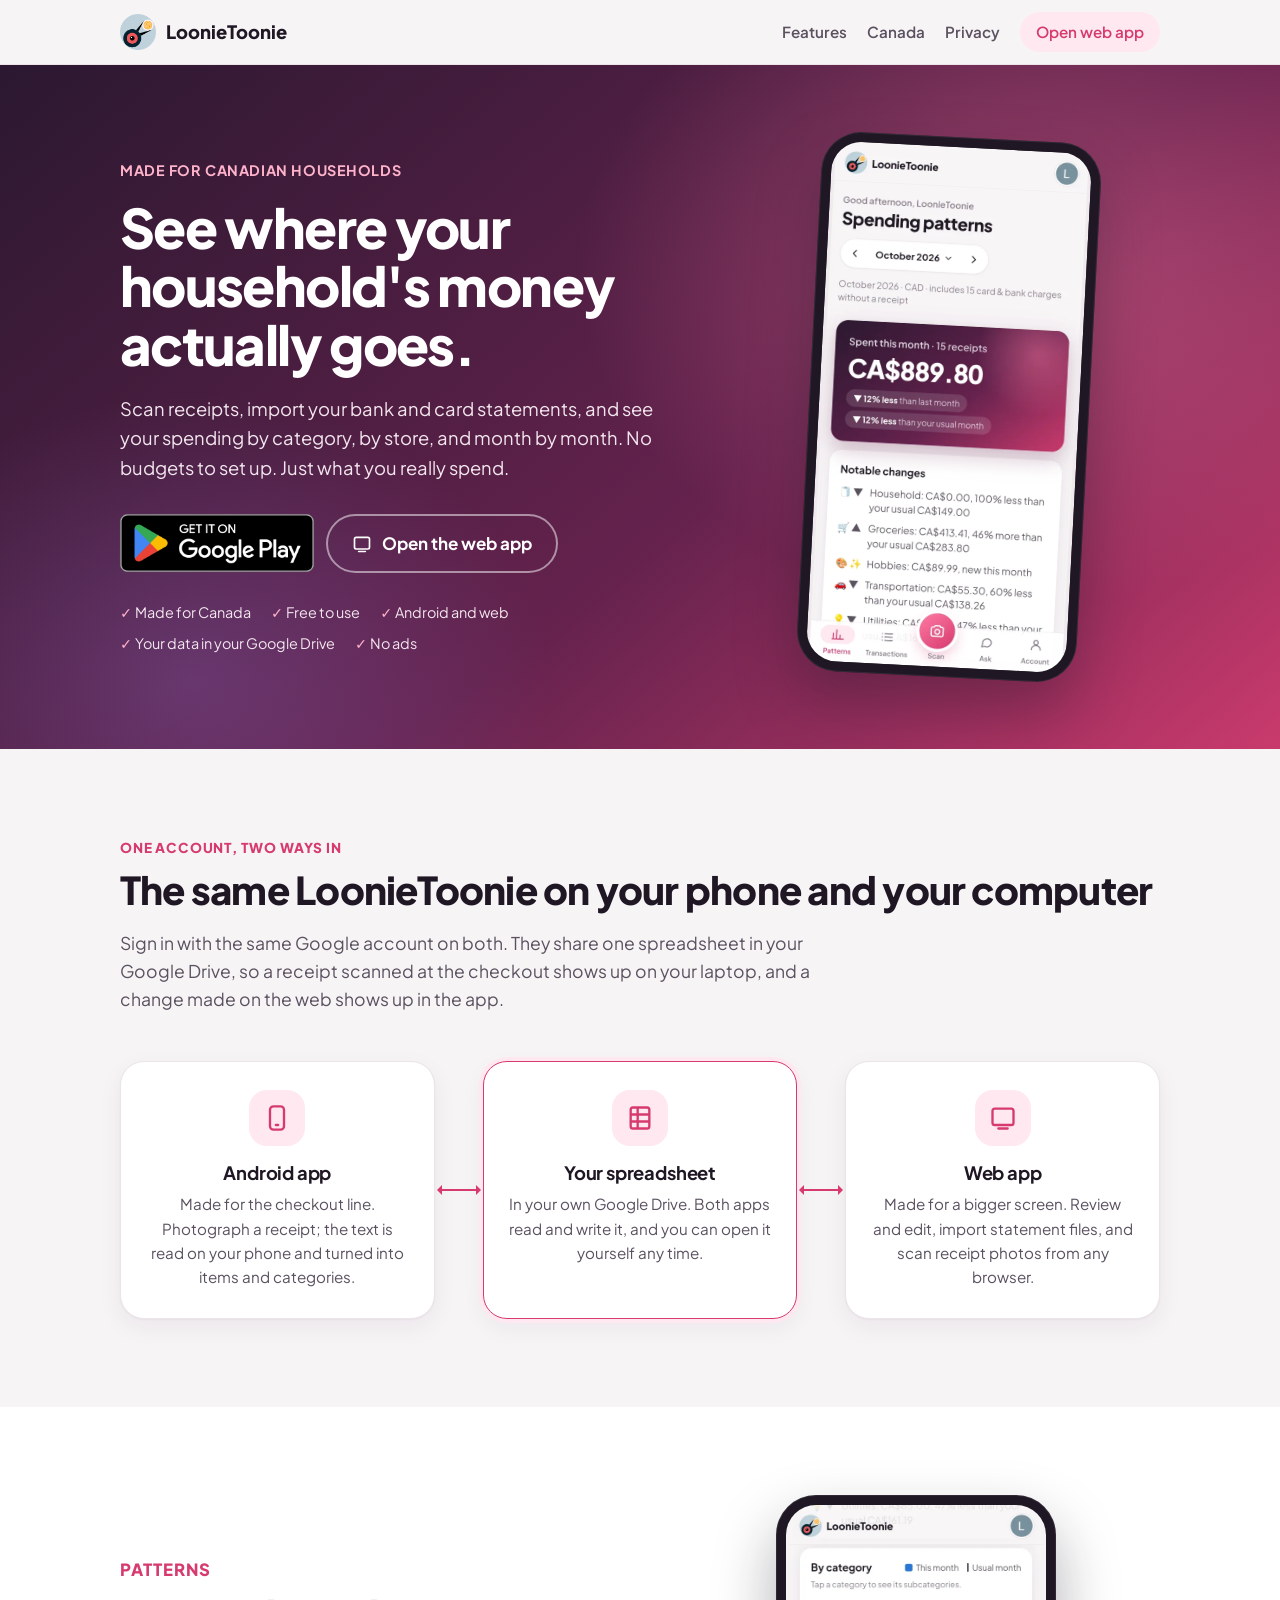
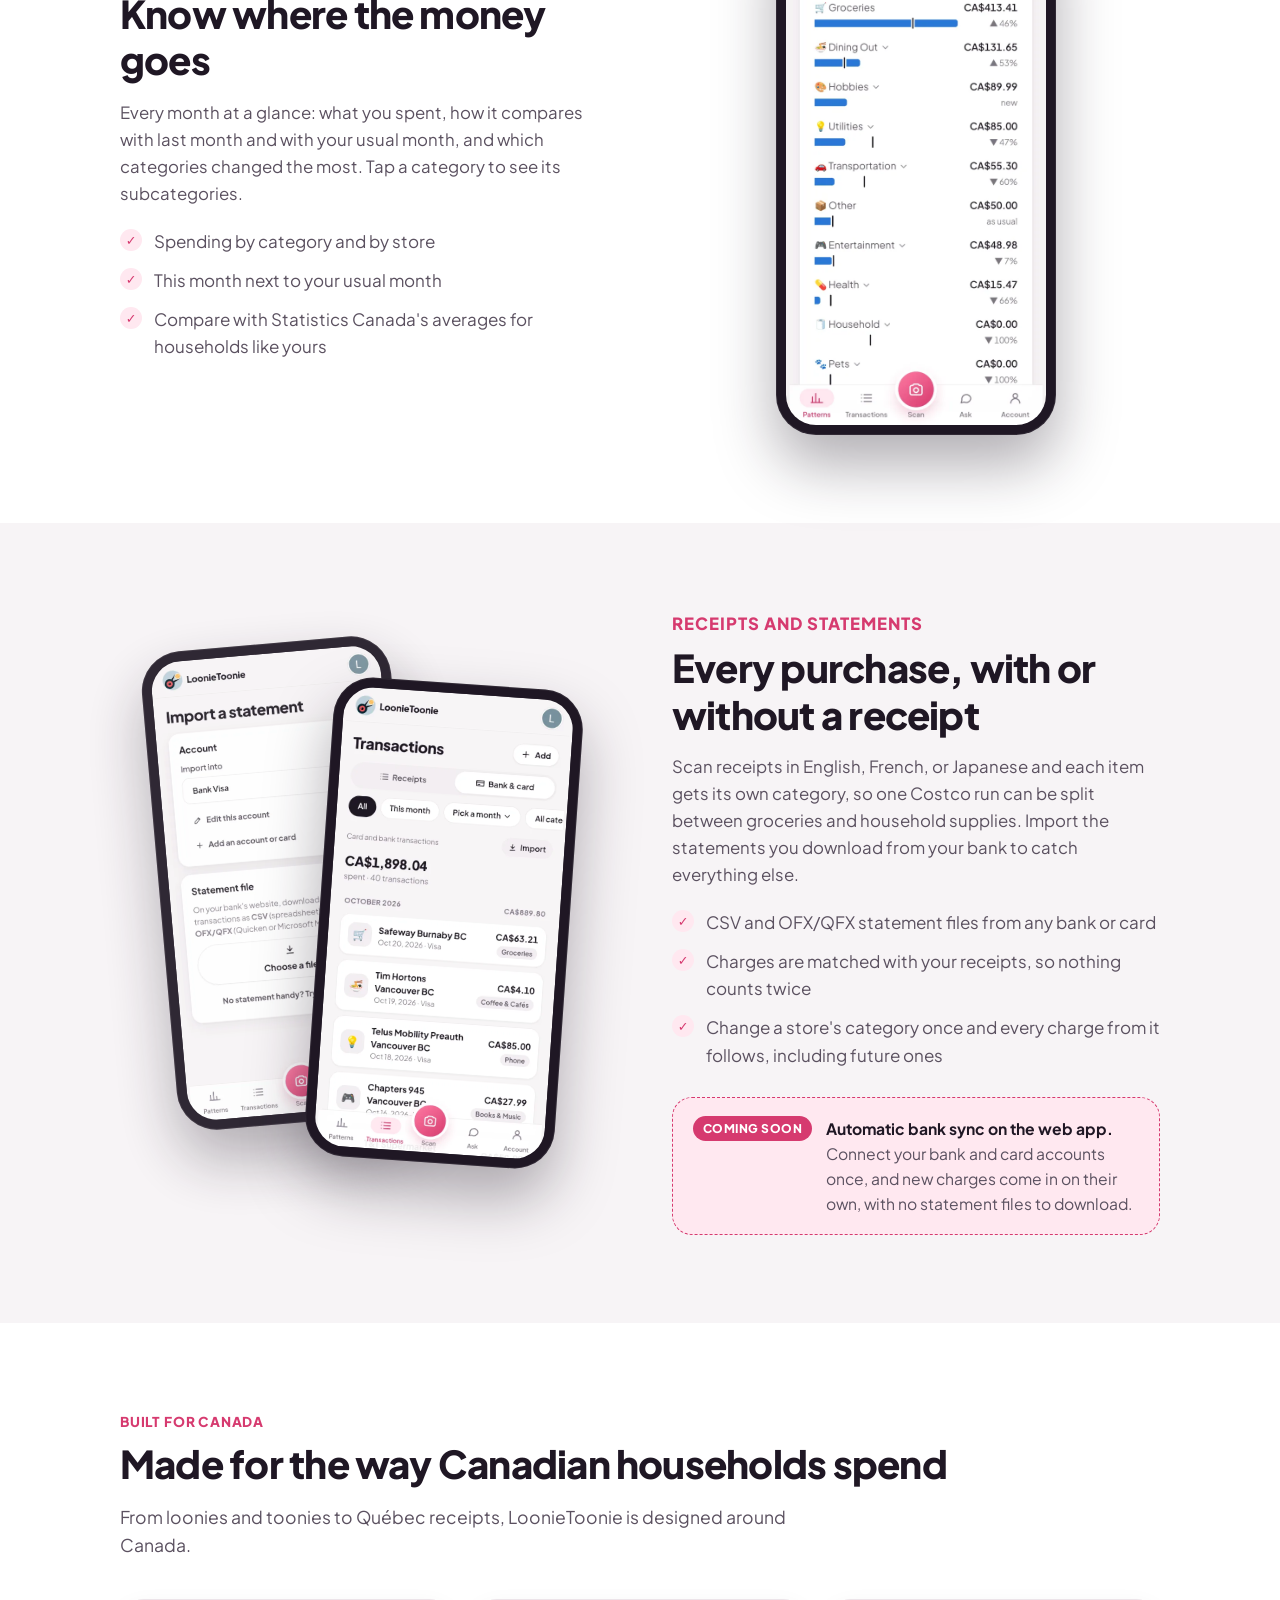
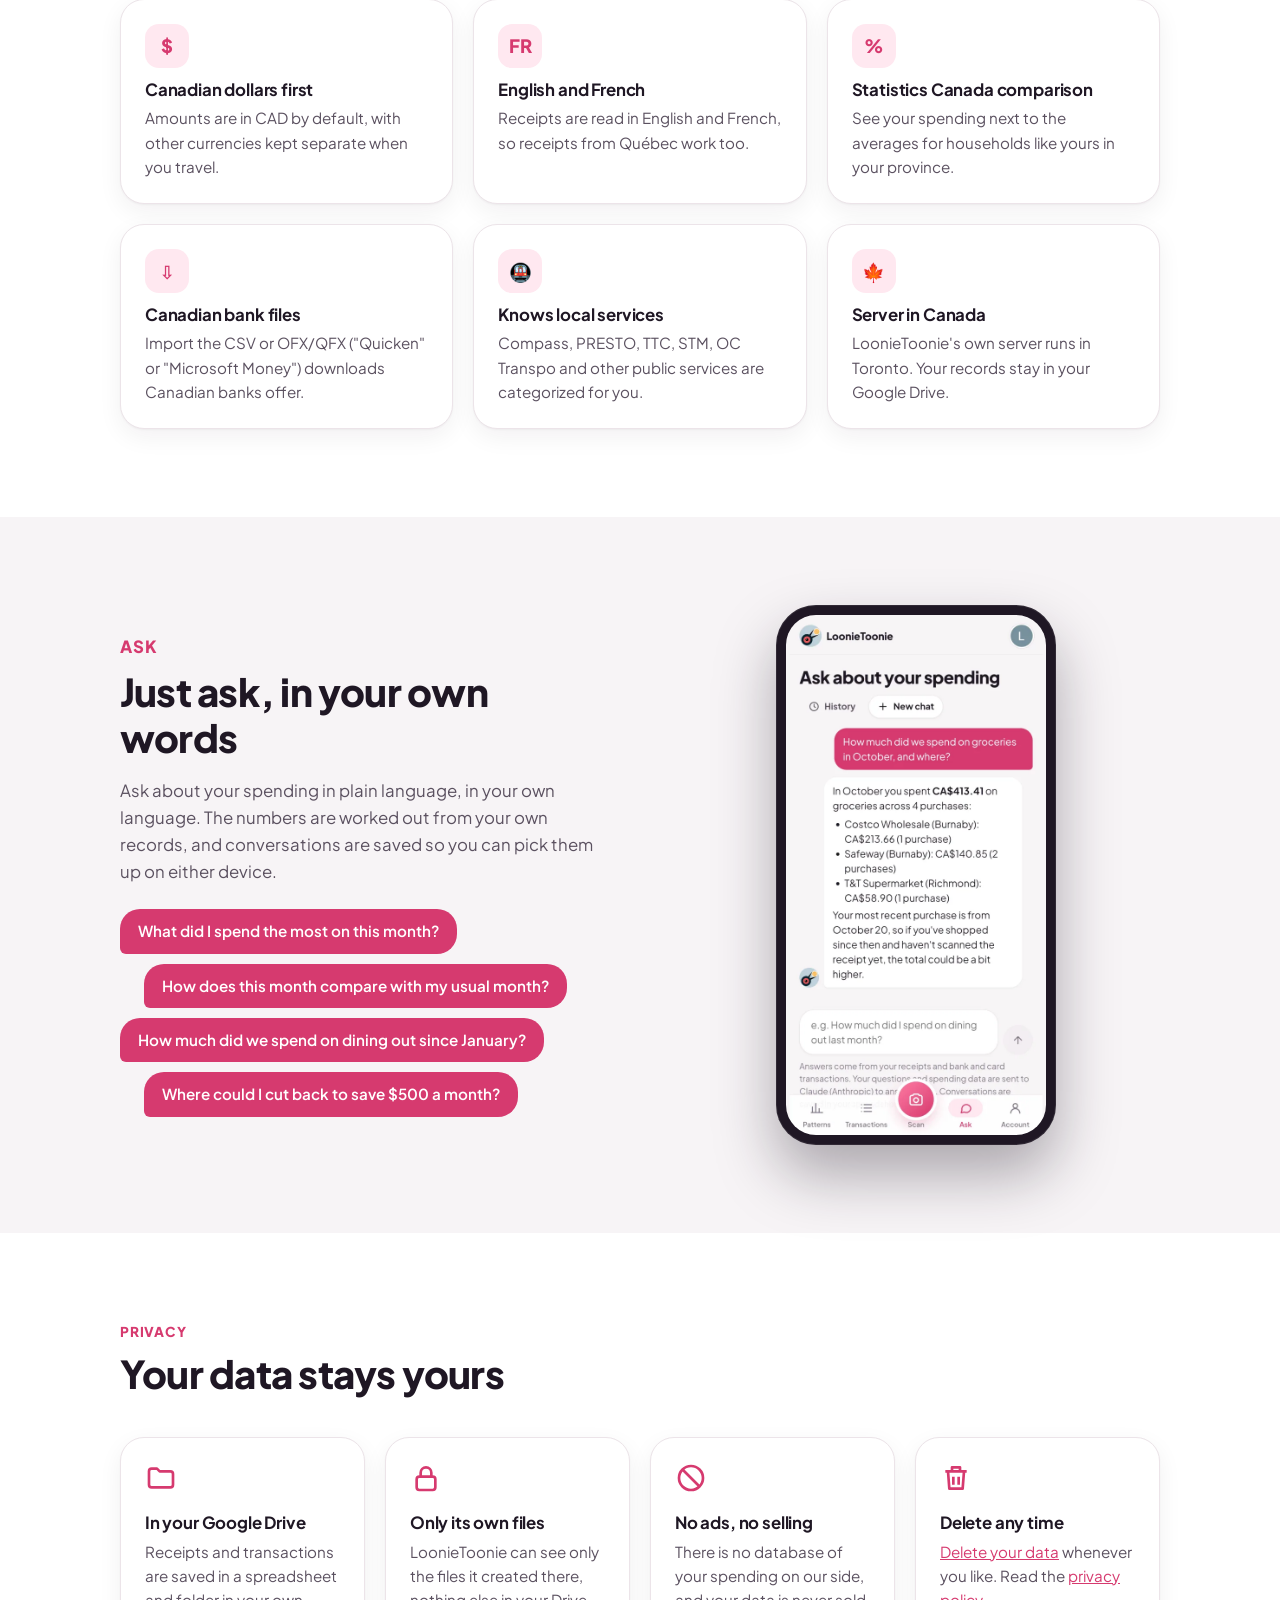
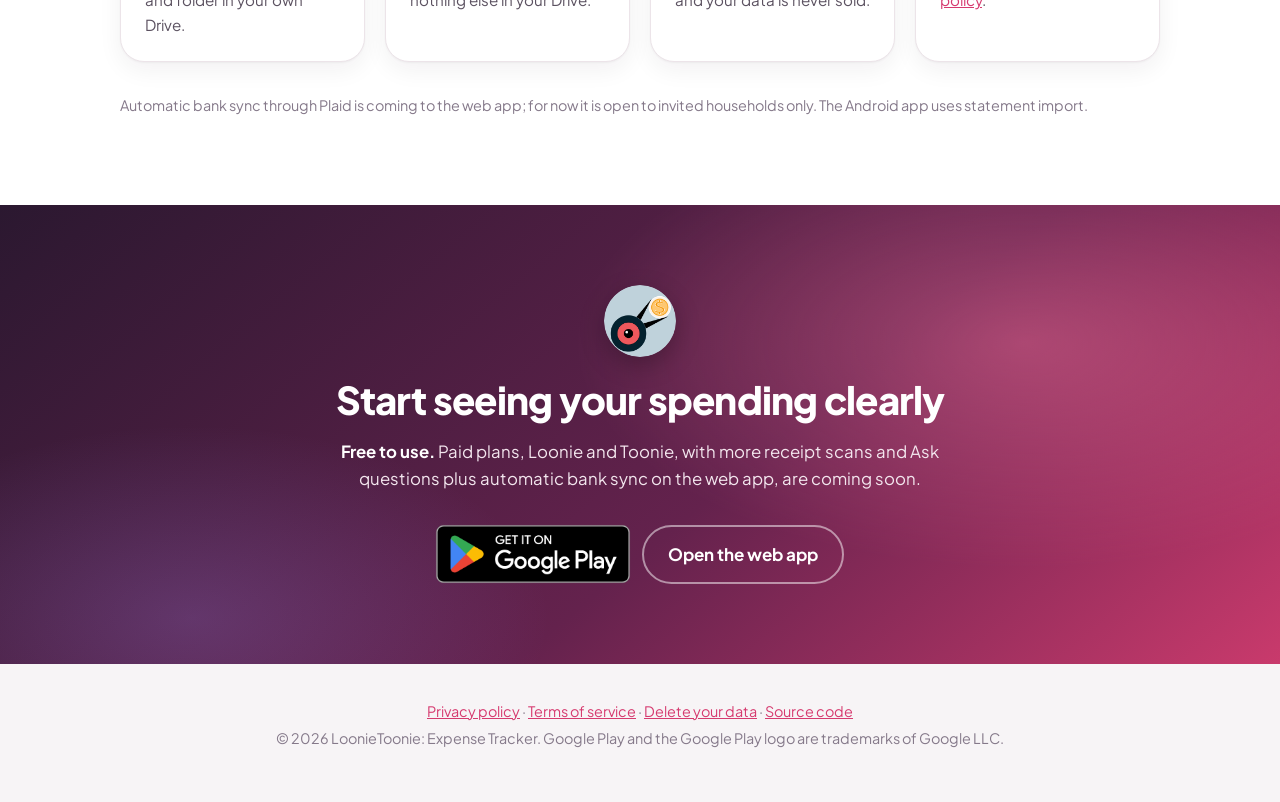
<file: index.html>
<!doctype html>
<html lang="en">
  <head>
    <meta charset="utf-8" />
    <meta name="viewport" content="width=device-width, initial-scale=1" />
    <title>LoonieToonie: Expense Tracker</title>
    <meta
      name="description"
      content="LoonieToonie: Expense Tracker shows where your household's money actually goes. Made for Canadian households: scan receipts, import bank and card statements, and ask about your spending. Android app and web app, with your data in your own Google Drive."
    />
    <link rel="canonical" href="https://loonietoonietracker.com/" />
    <meta property="og:type" content="website" />
    <meta property="og:site_name" content="LoonieToonie: Expense Tracker" />
    <meta property="og:url" content="https://loonietoonietracker.com/" />
    <meta property="og:title" content="LoonieToonie: Expense Tracker" />
    <meta property="og:description" content="See where your household's money actually goes. Made for Canadian households, on Android and the web." />
    <meta property="og:image" content="https://loonietoonietracker.com/img/og-image.jpg" />
    <meta property="og:image:width" content="1200" />
    <meta property="og:image:height" content="630" />
    <meta property="og:image:alt" content="LoonieToonie: See where your household's money actually goes, with the app's Spending patterns screen" />
    <meta property="og:locale" content="en_CA" />
    <meta name="twitter:card" content="summary_large_image" />
    <link rel="icon" type="image/png" href="favicon.png" />
    <link rel="preload" href="fonts/plus-jakarta-sans-latin-wght-normal.woff2" as="font" type="font/woff2" crossorigin />
    <link rel="stylesheet" href="style.css" />
  </head>
  <body class="home">
    <nav class="topbar">
      <div class="wrap topbar-inner">
        <a class="brand" href="./">
          <img src="loon-badge.png" alt="" width="36" height="36" />
          <span>LoonieToonie</span>
        </a>
        <div class="topbar-links">
          <a href="#features">Features</a>
          <a href="#canada">Canada</a>
          <a href="#privacy">Privacy</a>
          <a class="pill" href="https://app.loonietoonietracker.com/">Open web app</a>
        </div>
      </div>
    </nav>

    <section class="hero">
      <div class="hero-glow" aria-hidden="true"></div>
      <div class="wrap hero-grid">
        <div class="hero-text">
          <p class="eyebrow">Made for Canadian households</p>
          <h1>See where your household's money actually goes.</h1>
          <p class="hero-lead">
            Scan receipts, import your bank and card statements, and see your spending by category, by store, and month
            by month. No budgets to set up. Just what you really spend.
          </p>
          <div class="actions">
            <a class="play-badge" href="https://play.google.com/store/apps/details?id=com.loonietoonie.app">
              <img src="img/google-play-badge.png" width="646" height="250" alt="Get it on Google Play" />
            </a>
            <a class="btn btn-ghost" href="https://app.loonietoonietracker.com/">
              <svg viewBox="0 0 24 24" aria-hidden="true"><rect x="3" y="4" width="18" height="14" rx="2" fill="none" stroke="currentColor" stroke-width="2"/><path d="M8 21h8" stroke="currentColor" stroke-width="2" stroke-linecap="round"/></svg>
              Open the web app
            </a>
          </div>
          <ul class="hero-points">
            <li>Made for Canada</li>
            <li>Free to use</li>
            <li>Android and web</li>
            <li>Your data in your Google Drive</li>
            <li>No ads</li>
          </ul>
        </div>
        <div class="hero-phone">
          <div class="phone">
            <img
              src="img/patterns.webp"
              width="600"
              height="1200"
              alt="Spending patterns screen: CA$889.80 spent this month, 12% less than the usual month, with notable changes by category"
            />
          </div>
        </div>
      </div>
    </section>

    <section class="section" id="how">
      <div class="wrap">
        <p class="kicker">One account, two ways in</p>
        <h2>The same LoonieToonie on your phone and your computer</h2>
        <p class="section-lead">
          Sign in with the same Google account on both. They share one spreadsheet in your Google Drive, so a receipt
          scanned at the checkout shows up on your laptop, and a change made on the web shows up in the app.
        </p>

        <div class="flow">
          <div class="flow-node">
            <div class="flow-icon">
              <svg viewBox="0 0 24 24" aria-hidden="true"><rect x="6" y="2" width="12" height="20" rx="3" fill="none" stroke="currentColor" stroke-width="2"/><path d="M11 18h2" stroke="currentColor" stroke-width="2" stroke-linecap="round"/></svg>
            </div>
            <h3>Android app</h3>
            <p>Made for the checkout line. Photograph a receipt; the text is read on your phone and turned into items and categories.</p>
          </div>
          <div class="flow-link" aria-hidden="true"><span></span></div>
          <div class="flow-node flow-center">
            <div class="flow-icon">
              <svg viewBox="0 0 24 24" aria-hidden="true"><rect x="4" y="3" width="16" height="18" rx="2" fill="none" stroke="currentColor" stroke-width="2"/><path d="M4 9h16M4 15h16M10 3v18" stroke="currentColor" stroke-width="2"/></svg>
            </div>
            <h3>Your spreadsheet</h3>
            <p>In your own Google Drive. Both apps read and write it, and you can open it yourself any time.</p>
          </div>
          <div class="flow-link" aria-hidden="true"><span></span></div>
          <div class="flow-node">
            <div class="flow-icon">
              <svg viewBox="0 0 24 24" aria-hidden="true"><rect x="3" y="4" width="18" height="14" rx="2" fill="none" stroke="currentColor" stroke-width="2"/><path d="M8 21h8" stroke="currentColor" stroke-width="2" stroke-linecap="round"/></svg>
            </div>
            <h3>Web app</h3>
            <p>Made for a bigger screen. Review and edit, import statement files, and scan receipt photos from any browser.</p>
          </div>
        </div>
      </div>
    </section>

    <section class="section alt" id="features">
      <div class="wrap feature">
        <div class="feature-text">
          <p class="kicker">Patterns</p>
          <h2>Know where the money goes</h2>
          <p>
            Every month at a glance: what you spent, how it compares with last month and with your usual month, and which
            categories changed the most. Tap a category to see its subcategories.
          </p>
          <ul class="checks">
            <li>Spending by category and by store</li>
            <li>This month next to your usual month</li>
            <li>Compare with Statistics Canada's averages for households like yours</li>
          </ul>
        </div>
        <div class="feature-media">
          <div class="phone">
            <img src="img/categories.webp" width="600" height="1200" loading="lazy" alt="By category screen: this month's spending per category next to the usual month" />
          </div>
        </div>
      </div>
    </section>

    <section class="section">
      <div class="wrap feature reverse">
        <div class="feature-text">
          <p class="kicker">Receipts and statements</p>
          <h2>Every purchase, with or without a receipt</h2>
          <p>
            Scan receipts in English, French, or Japanese and each item gets its own category, so one Costco run can be
            split between groceries and household supplies. Import the statements you download from your bank to catch
            everything else.
          </p>
          <ul class="checks">
            <li>CSV and OFX/QFX statement files from any bank or card</li>
            <li>Charges are matched with your receipts, so nothing counts twice</li>
            <li>Change a store's category once and every charge from it follows, including future ones</li>
          </ul>
          <div class="soon">
            <span class="soon-tag">Coming soon</span>
            <p>
              <strong>Automatic bank sync on the web app.</strong> Connect your bank and card accounts once, and new
              charges come in on their own, with no statement files to download.
            </p>
          </div>
        </div>
        <div class="feature-media pair">
          <div class="phone back">
            <img src="img/import.webp" width="600" height="1200" loading="lazy" alt="Import a statement screen: choose an account and a CSV or OFX file" />
          </div>
          <div class="phone front">
            <img src="img/bank.webp" width="600" height="1200" loading="lazy" alt="Transactions screen: bank and card charges with stores, dates, amounts, and categories" />
          </div>
        </div>
      </div>
    </section>

    <section class="section alt" id="canada">
      <div class="wrap">
        <p class="kicker">Built for Canada</p>
        <h2>Made for the way Canadian households spend</h2>
        <p class="section-lead">From loonies and toonies to Québec receipts, LoonieToonie is designed around Canada.</p>
        <div class="tiles canada">
          <div class="tile">
            <span class="tile-mark">$</span>
            <h3>Canadian dollars first</h3>
            <p>Amounts are in CAD by default, with other currencies kept separate when you travel.</p>
          </div>
          <div class="tile">
            <span class="tile-mark">FR</span>
            <h3>English and French</h3>
            <p>Receipts are read in English and French, so receipts from Québec work too.</p>
          </div>
          <div class="tile">
            <span class="tile-mark">%</span>
            <h3>Statistics Canada comparison</h3>
            <p>See your spending next to the averages for households like yours in your province.</p>
          </div>
          <div class="tile">
            <span class="tile-mark">⇩</span>
            <h3>Canadian bank files</h3>
            <p>Import the CSV or OFX/QFX ("Quicken" or "Microsoft Money") downloads Canadian banks offer.</p>
          </div>
          <div class="tile">
            <span class="tile-mark">🚇</span>
            <h3>Knows local services</h3>
            <p>Compass, PRESTO, TTC, STM, OC Transpo and other public services are categorized for you.</p>
          </div>
          <div class="tile">
            <span class="tile-mark">🍁</span>
            <h3>Server in Canada</h3>
            <p>LoonieToonie's own server runs in Toronto. Your records stay in your Google Drive.</p>
          </div>
        </div>
      </div>
    </section>

    <section class="section">
      <div class="wrap feature">
        <div class="feature-text">
          <p class="kicker">Ask</p>
          <h2>Just ask, in your own words</h2>
          <p>
            Ask about your spending in plain language, in your own language. The numbers are worked out from your own
            records, and conversations are saved so you can pick them up on either device.
          </p>
          <div class="bubbles">
            <span>What did I spend the most on this month?</span>
            <span>How does this month compare with my usual month?</span>
            <span>How much did we spend on dining out since January?</span>
            <span>Where could I cut back to save $500 a month?</span>
          </div>
        </div>
        <div class="feature-media">
          <div class="phone">
            <img src="img/ask.webp" width="600" height="1200" loading="lazy" alt="Ask screen: a question about October groceries answered with totals per store" />
          </div>
        </div>
      </div>
    </section>

    <section class="section alt" id="privacy">
      <div class="wrap">
        <p class="kicker">Privacy</p>
        <h2>Your data stays yours</h2>
        <div class="tiles">
          <div class="tile">
            <svg viewBox="0 0 24 24" aria-hidden="true"><path d="M3 7a2 2 0 0 1 2-2h4l2 2h8a2 2 0 0 1 2 2v8a2 2 0 0 1-2 2H5a2 2 0 0 1-2-2V7Z" fill="none" stroke="currentColor" stroke-width="2" stroke-linejoin="round"/></svg>
            <h3>In your Google Drive</h3>
            <p>Receipts and transactions are saved in a spreadsheet and folder in your own Drive.</p>
          </div>
          <div class="tile">
            <svg viewBox="0 0 24 24" aria-hidden="true"><rect x="5" y="11" width="14" height="10" rx="2" fill="none" stroke="currentColor" stroke-width="2"/><path d="M8 11V8a4 4 0 0 1 8 0v3" fill="none" stroke="currentColor" stroke-width="2"/></svg>
            <h3>Only its own files</h3>
            <p>LoonieToonie can see only the files it created there, nothing else in your Drive.</p>
          </div>
          <div class="tile">
            <svg viewBox="0 0 24 24" aria-hidden="true"><circle cx="12" cy="12" r="9" fill="none" stroke="currentColor" stroke-width="2"/><path d="m6 6 12 12" stroke="currentColor" stroke-width="2"/></svg>
            <h3>No ads, no selling</h3>
            <p>There is no database of your spending on our side, and your data is never sold.</p>
          </div>
          <div class="tile">
            <svg viewBox="0 0 24 24" aria-hidden="true"><path d="M4 7h16M10 11v6M14 11v6M6 7l1 13h10l1-13M9 7V4h6v3" fill="none" stroke="currentColor" stroke-width="2" stroke-linejoin="round"/></svg>
            <h3>Delete any time</h3>
            <p><a href="delete.html">Delete your data</a> whenever you like. Read the <a href="privacy.html">privacy policy</a>.</p>
          </div>
        </div>
        <p class="note">
          Automatic bank sync through Plaid is coming to the web app; for now it is open to invited households only. The
          Android app uses statement import.
        </p>
      </div>
    </section>

    <section class="cta">
      <div class="hero-glow" aria-hidden="true"></div>
      <div class="wrap cta-inner">
        <img src="loon-badge.png" alt="" width="72" height="72" />
        <h2>Start seeing your spending clearly</h2>
        <p class="cta-plan">
          <strong>Free to use.</strong> Paid plans, Loonie and Toonie, with more receipt scans and Ask questions plus
          automatic bank sync on the web app, are coming soon.
        </p>
        <div class="actions">
          <a class="play-badge" href="https://play.google.com/store/apps/details?id=com.loonietoonie.app">
            <img src="img/google-play-badge.png" width="646" height="250" alt="Get it on Google Play" />
          </a>
          <a class="btn btn-ghost" href="https://app.loonietoonietracker.com/">Open the web app</a>
        </div>
      </div>
    </section>

    <footer class="site-footer">
      <div class="wrap">
        <p>
          <a href="privacy.html">Privacy policy</a> ·
          <a href="terms.html">Terms of service</a> ·
          <a href="delete.html">Delete your data</a> ·
          <a href="https://github.com/tomishing/Loonietoonie">Source code</a>
        </p>
        <p>© 2026 LoonieToonie: Expense Tracker. Google Play and the Google Play logo are trademarks of Google LLC.</p>
      </div>
    </footer>
  </body>
</html>
</file>
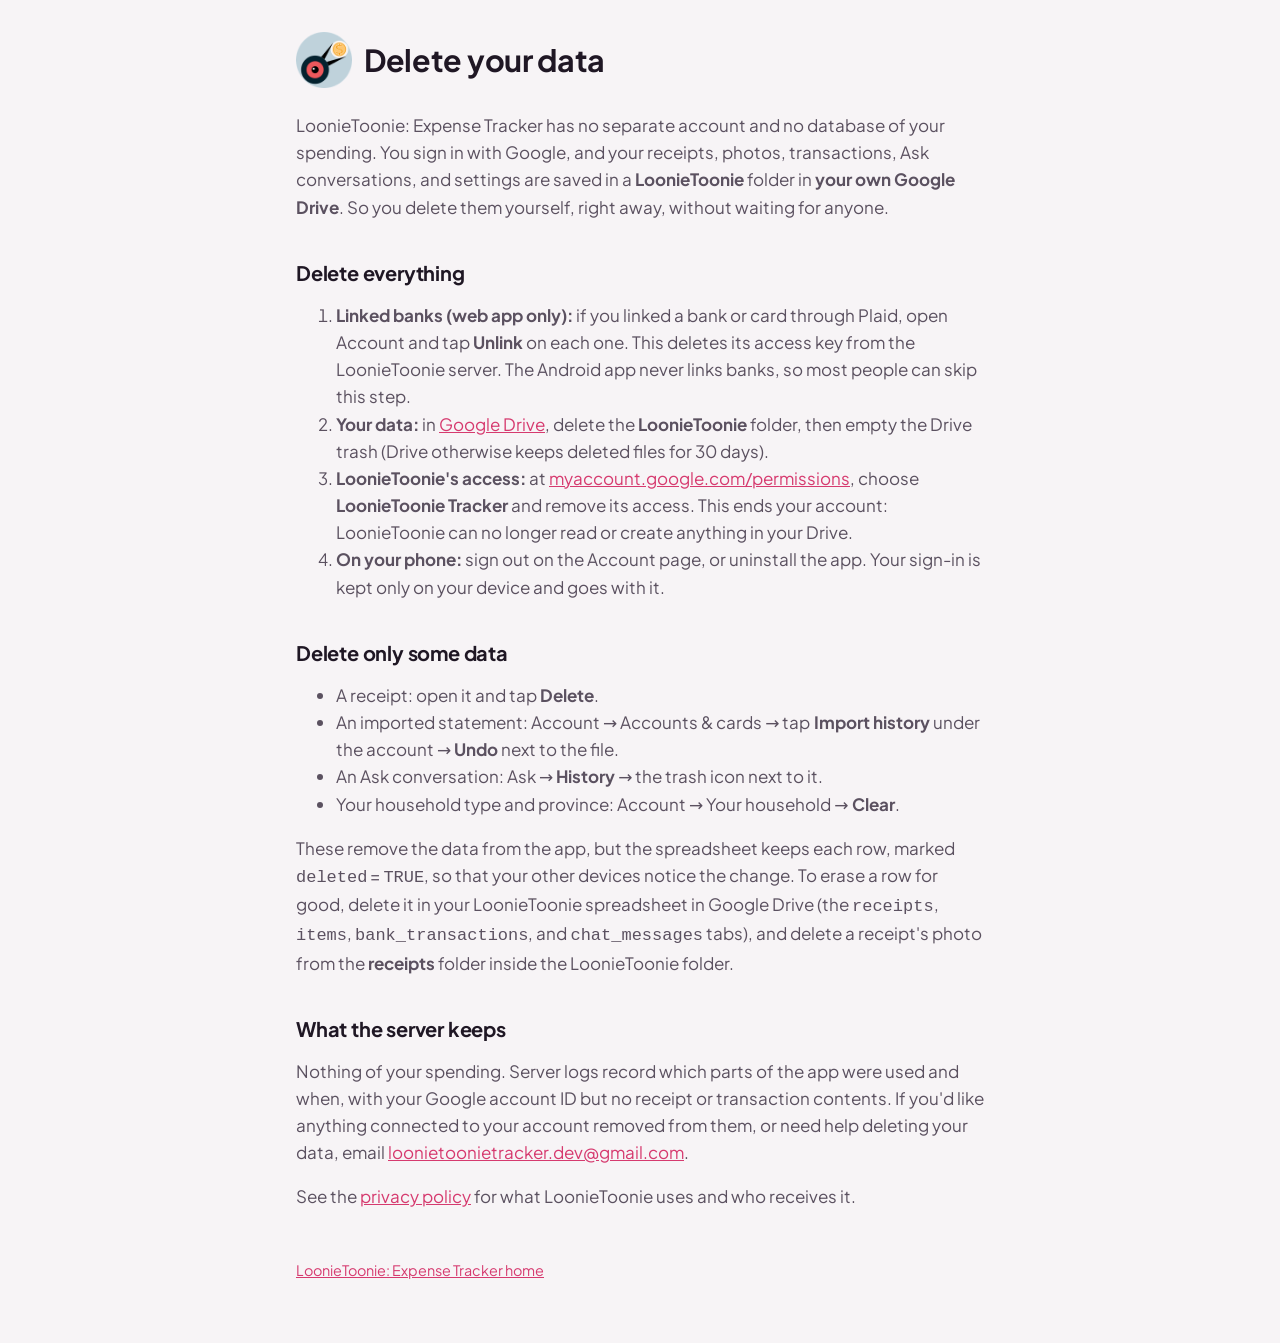
<file: delete.html>
<!doctype html>
<html lang="en">
  <head>
    <meta charset="utf-8" />
    <meta name="viewport" content="width=device-width, initial-scale=1" />
    <title>Delete your LoonieToonie: Expense Tracker data</title>
    <meta name="description" content="How to delete your LoonieToonie: Expense Tracker account and data, all of it or only some." />
    <link rel="icon" type="image/png" href="favicon.png" />
    <link rel="stylesheet" href="style.css" />
  </head>
  <body>
    <main>
      <header>
        <img class="logo" src="loon-badge.png" alt="" width="56" height="56" />
        <h1>Delete your data</h1>
      </header>

      <p>
        LoonieToonie: Expense Tracker has no separate account and no database of your spending. You sign in with Google, and your
        receipts, photos, transactions, Ask conversations, and settings are saved in a <strong>LoonieToonie</strong> folder
        in <strong>your own Google Drive</strong>. So you delete them yourself, right away, without waiting for anyone.
      </p>

      <h2>Delete everything</h2>
      <ol>
        <li>
          <strong>Linked banks (web app only):</strong> if you linked a bank or card through Plaid, open Account and tap
          <strong>Unlink</strong> on each one. This deletes its access key from the LoonieToonie server. The Android app
          never links banks, so most people can skip this step.
        </li>
        <li>
          <strong>Your data:</strong> in <a href="https://drive.google.com">Google Drive</a>, delete the
          <strong>LoonieToonie</strong> folder, then empty the Drive trash (Drive otherwise keeps deleted files for 30
          days).
        </li>
        <li>
          <strong>LoonieToonie's access:</strong> at
          <a href="https://myaccount.google.com/permissions">myaccount.google.com/permissions</a>, choose
          <strong>LoonieToonie Tracker</strong> and remove its access. This ends your account: LoonieToonie can no longer
          read or create anything in your Drive.
        </li>
        <li>
          <strong>On your phone:</strong> sign out on the Account page, or uninstall the app. Your sign-in is kept only on
          your device and goes with it.
        </li>
      </ol>

      <h2>Delete only some data</h2>
      <ul>
        <li>A receipt: open it and tap <strong>Delete</strong>.</li>
        <li>
          An imported statement: Account → Accounts &amp; cards → tap <strong>Import history</strong> under the account
          → <strong>Undo</strong> next to the file.
        </li>
        <li>An Ask conversation: Ask → <strong>History</strong> → the trash icon next to it.</li>
        <li>Your household type and province: Account → Your household → <strong>Clear</strong>.</li>
      </ul>
      <p>
        These remove the data from the app, but the spreadsheet keeps each row, marked <code>deleted</code> =
        <code>TRUE</code>, so that your other devices notice the change. To erase a row for good, delete it in your
        LoonieToonie spreadsheet in Google Drive (the <code>receipts</code>, <code>items</code>,
        <code>bank_transactions</code>, and <code>chat_messages</code> tabs), and delete a receipt's photo from the
        <strong>receipts</strong> folder inside the LoonieToonie folder.
      </p>

      <h2>What the server keeps</h2>
      <p>
        Nothing of your spending. Server logs record which parts of the app were used and when, with your Google account
        ID but no receipt or transaction contents. If you'd like anything connected to your account removed from them,
        or need help deleting your data, email
        <a href="mailto:loonietoonietracker.dev@gmail.com">loonietoonietracker.dev@gmail.com</a>.
      </p>
      <p>See the <a href="privacy.html">privacy policy</a> for what LoonieToonie uses and who receives it.</p>

      <footer><a href="index.html">LoonieToonie: Expense Tracker home</a></footer>
    </main>
  </body>
</html>
</file>
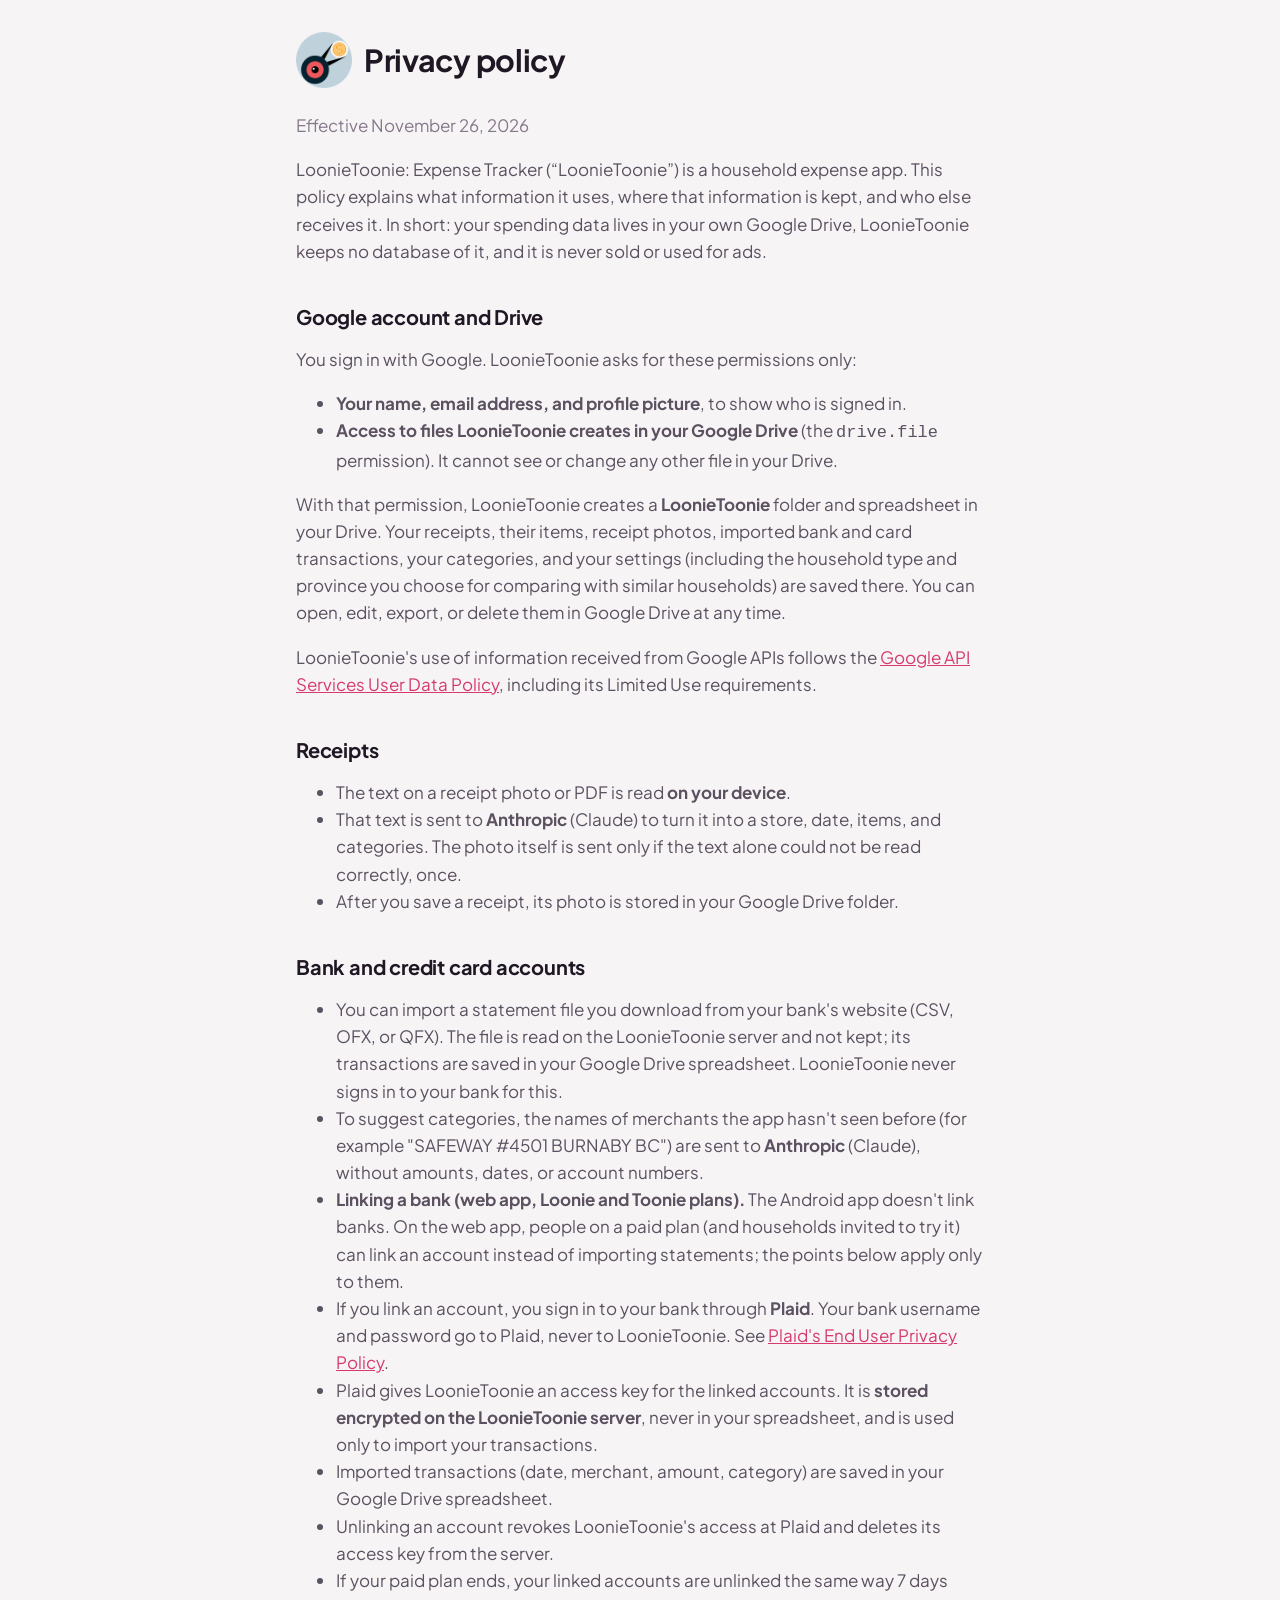
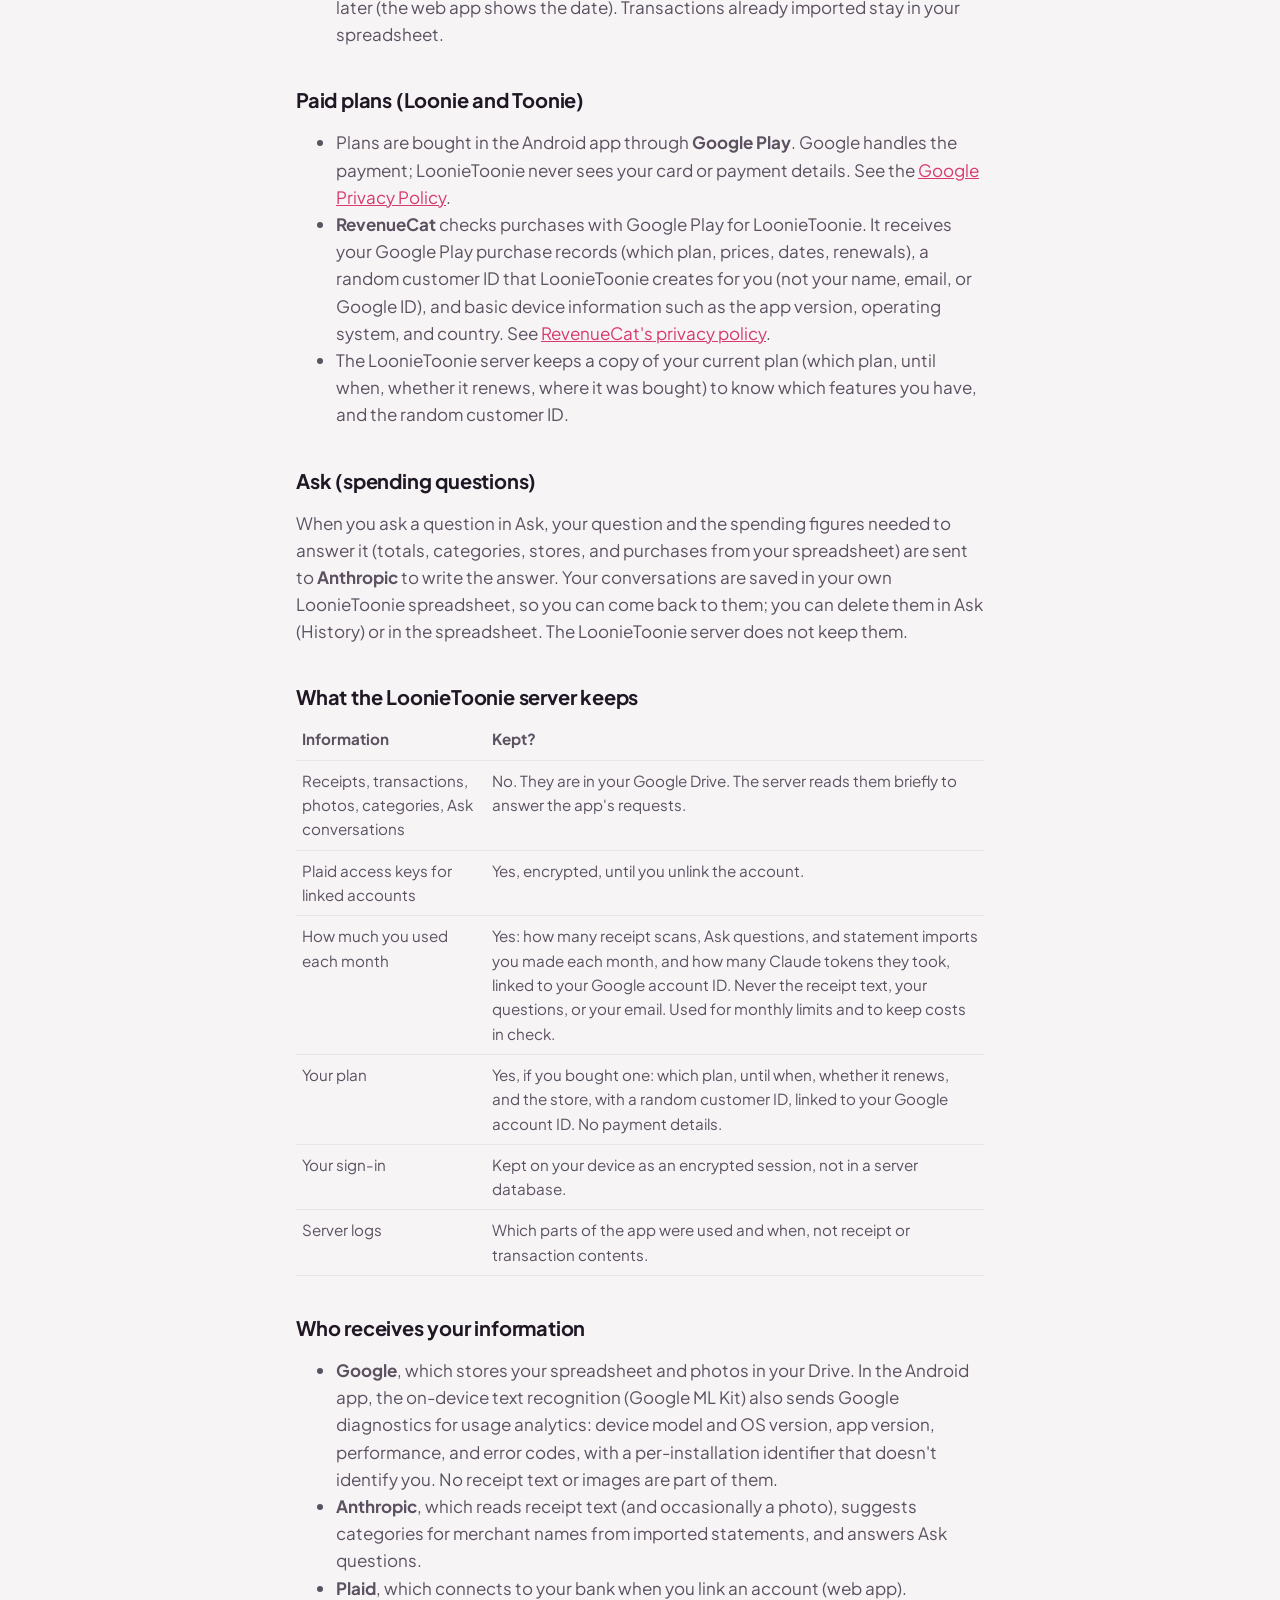
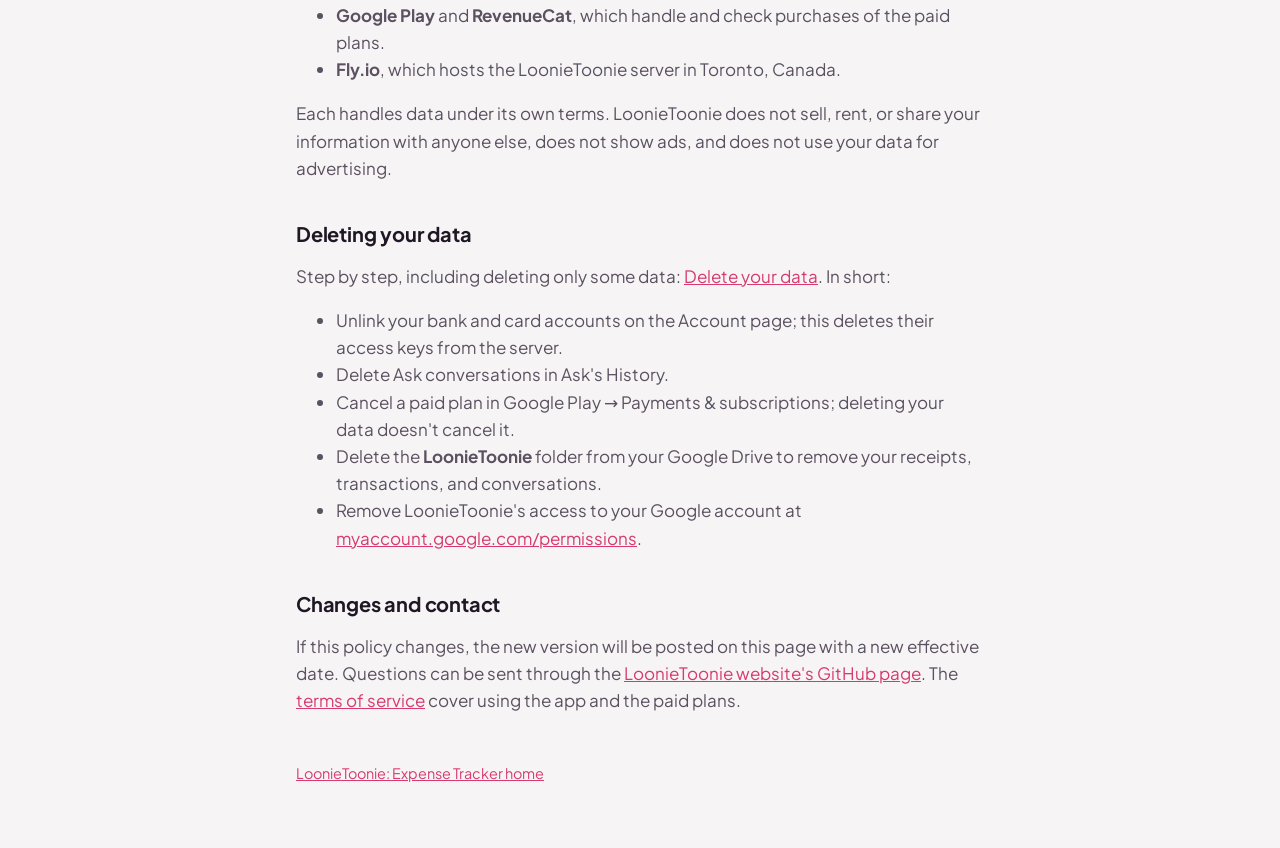
<file: privacy.html>
<!doctype html>
<html lang="en">
  <head>
    <meta charset="utf-8" />
    <meta name="viewport" content="width=device-width, initial-scale=1" />
    <title>LoonieToonie: Expense Tracker Privacy Policy</title>
    <meta name="description" content="What LoonieToonie: Expense Tracker collects, where it is stored, and who it is shared with." />
    <link rel="icon" type="image/png" href="favicon.png" />
    <link rel="stylesheet" href="style.css" />
  </head>
  <body>
    <main>
      <header>
        <img class="logo" src="loon-badge.png" alt="" width="56" height="56" />
        <h1>Privacy policy</h1>
      </header>
      <p class="muted">Effective November 26, 2026</p>

      <p>
        LoonieToonie: Expense Tracker (“LoonieToonie”) is a household expense app. This policy explains what information it uses, where that information
        is kept, and who else receives it. In short: your spending data lives in your own Google Drive, LoonieToonie
        keeps no database of it, and it is never sold or used for ads.
      </p>

      <h2>Google account and Drive</h2>
      <p>You sign in with Google. LoonieToonie asks for these permissions only:</p>
      <ul>
        <li><strong>Your name, email address, and profile picture</strong>, to show who is signed in.</li>
        <li>
          <strong>Access to files LoonieToonie creates in your Google Drive</strong> (the <code>drive.file</code>
          permission). It cannot see or change any other file in your Drive.
        </li>
      </ul>
      <p>
        With that permission, LoonieToonie creates a <strong>LoonieToonie</strong> folder and spreadsheet in your Drive. Your
        receipts, their items, receipt photos, imported bank and card transactions, your categories, and your settings (including the household type and province
        you choose for comparing with similar households) are saved there. You can open, edit, export, or delete them in Google Drive at any time.
      </p>
      <p>
        LoonieToonie's use of information received from Google APIs follows the
        <a href="https://developers.google.com/terms/api-services-user-data-policy">Google API Services User Data Policy</a>,
        including its Limited Use requirements.
      </p>

      <h2>Receipts</h2>
      <ul>
        <li>The text on a receipt photo or PDF is read <strong>on your device</strong>.</li>
        <li>
          That text is sent to <strong>Anthropic</strong> (Claude) to turn it into a store, date, items, and categories. The
          photo itself is sent only if the text alone could not be read correctly, once.
        </li>
        <li>After you save a receipt, its photo is stored in your Google Drive folder.</li>
      </ul>

      <h2>Bank and credit card accounts</h2>
      <ul>
        <li>
          You can import a statement file you download from your bank's website (CSV, OFX, or QFX). The file is read on the
          LoonieToonie server and not kept; its transactions are saved in your Google Drive spreadsheet. LoonieToonie never
          signs in to your bank for this.
        </li>
        <li>
          To suggest categories, the names of merchants the app hasn't seen before (for example "SAFEWAY #4501 BURNABY
          BC") are sent to <strong>Anthropic</strong> (Claude), without amounts, dates, or account numbers.
        </li>
        <li>
          <strong>Linking a bank (web app, Loonie and Toonie plans).</strong> The Android app doesn't link banks. On the web
          app, people on a paid plan (and households invited to try it) can link an account instead of importing
          statements; the points below apply only to them.
        </li>
        <li>
          If you link an account, you sign in to your bank through <strong>Plaid</strong>. Your bank username and password go
          to Plaid, never to LoonieToonie. See <a href="https://plaid.com/legal/#end-user-privacy-policy">Plaid's End User
          Privacy Policy</a>.
        </li>
        <li>
          Plaid gives LoonieToonie an access key for the linked accounts. It is <strong>stored encrypted on the
          LoonieToonie server</strong>, never in your spreadsheet, and is used only to import your transactions.
        </li>
        <li>Imported transactions (date, merchant, amount, category) are saved in your Google Drive spreadsheet.</li>
        <li>Unlinking an account revokes LoonieToonie's access at Plaid and deletes its access key from the server.</li>
        <li>
          If your paid plan ends, your linked accounts are unlinked the same way 7 days later (the web app shows the date).
          Transactions already imported stay in your spreadsheet.
        </li>
      </ul>

      <h2>Paid plans (Loonie and Toonie)</h2>
      <ul>
        <li>
          Plans are bought in the Android app through <strong>Google Play</strong>. Google handles the payment;
          LoonieToonie never sees your card or payment details. See the
          <a href="https://policies.google.com/privacy">Google Privacy Policy</a>.
        </li>
        <li>
          <strong>RevenueCat</strong> checks purchases with Google Play for LoonieToonie. It receives your Google Play
          purchase records (which plan, prices, dates, renewals), a random customer ID that LoonieToonie creates for you
          (not your name, email, or Google ID), and basic device information such as the app version, operating system,
          and country. See <a href="https://www.revenuecat.com/privacy/">RevenueCat's privacy policy</a>.
        </li>
        <li>
          The LoonieToonie server keeps a copy of your current plan (which plan, until when, whether it renews, where it
          was bought) to know which features you have, and the random customer ID.
        </li>
      </ul>

      <h2>Ask (spending questions)</h2>
      <p>
        When you ask a question in Ask, your question and the spending figures needed to answer it (totals, categories,
        stores, and purchases from your spreadsheet) are sent to <strong>Anthropic</strong> to write the answer. Your
        conversations are saved in your own LoonieToonie spreadsheet, so you can come back to them; you can delete them in
        Ask (History) or in the spreadsheet. The LoonieToonie server does not keep them.
      </p>

      <h2>What the LoonieToonie server keeps</h2>
      <table>
        <thead>
          <tr>
            <th>Information</th>
            <th>Kept?</th>
          </tr>
        </thead>
        <tbody>
          <tr>
            <td>Receipts, transactions, photos, categories, Ask conversations</td>
            <td>No. They are in your Google Drive. The server reads them briefly to answer the app's requests.</td>
          </tr>
          <tr>
            <td>Plaid access keys for linked accounts</td>
            <td>Yes, encrypted, until you unlink the account.</td>
          </tr>
          <tr>
            <td>How much you used each month</td>
            <td>
              Yes: how many receipt scans, Ask questions, and statement imports you made each month, and how many
              Claude tokens they took, linked to your Google account ID. Never the receipt text, your questions, or
              your email. Used for monthly limits and to keep costs in check.
            </td>
          </tr>
          <tr>
            <td>Your plan</td>
            <td>
              Yes, if you bought one: which plan, until when, whether it renews, and the store, with a random customer ID,
              linked to your Google account ID. No payment details.
            </td>
          </tr>
          <tr>
            <td>Your sign-in</td>
            <td>Kept on your device as an encrypted session, not in a server database.</td>
          </tr>
          <tr>
            <td>Server logs</td>
            <td>Which parts of the app were used and when, not receipt or transaction contents.</td>
          </tr>
        </tbody>
      </table>

      <h2>Who receives your information</h2>
      <ul>
        <li>
          <strong>Google</strong>, which stores your spreadsheet and photos in your Drive. In the Android app, the
          on-device text recognition (Google ML Kit) also sends Google diagnostics for usage analytics: device model and
          OS version, app version, performance, and error codes, with a per-installation identifier that doesn't identify
          you. No receipt text or images are part of them.
        </li>
        <li>
          <strong>Anthropic</strong>, which reads receipt text (and occasionally a photo), suggests categories for merchant
          names from imported statements, and answers Ask questions.
        </li>
        <li><strong>Plaid</strong>, which connects to your bank when you link an account (web app).</li>
        <li>
          <strong>Google Play</strong> and <strong>RevenueCat</strong>, which handle and check purchases of the paid plans.
        </li>
        <li><strong>Fly.io</strong>, which hosts the LoonieToonie server in Toronto, Canada.</li>
      </ul>
      <p>
        Each handles data under its own terms. LoonieToonie does not sell, rent, or share your information with anyone
        else, does not show ads, and does not use your data for advertising.
      </p>

      <h2>Deleting your data</h2>
      <p>Step by step, including deleting only some data: <a href="delete.html">Delete your data</a>. In short:</p>
      <ul>
        <li>Unlink your bank and card accounts on the Account page; this deletes their access keys from the server.</li>
        <li>Delete Ask conversations in Ask's History.</li>
        <li>
          Cancel a paid plan in Google Play → Payments &amp; subscriptions; deleting your data doesn't cancel it.
        </li>
        <li>
          Delete the <strong>LoonieToonie</strong> folder from your Google Drive to remove your receipts, transactions, and
          conversations.
        </li>
        <li>
          Remove LoonieToonie's access to your Google account at
          <a href="https://myaccount.google.com/permissions">myaccount.google.com/permissions</a>.
        </li>
      </ul>

      <h2>Changes and contact</h2>
      <p>
        If this policy changes, the new version will be posted on this page with a new effective date. Questions can be
        sent through the <a href="https://github.com/tomishing/loonietoonie-site/issues">LoonieToonie website's GitHub
        page</a>. The <a href="terms.html">terms of service</a> cover using the app and the paid plans.
      </p>

      <footer><a href="index.html">LoonieToonie: Expense Tracker home</a></footer>
    </main>
  </body>
</html>
</file>
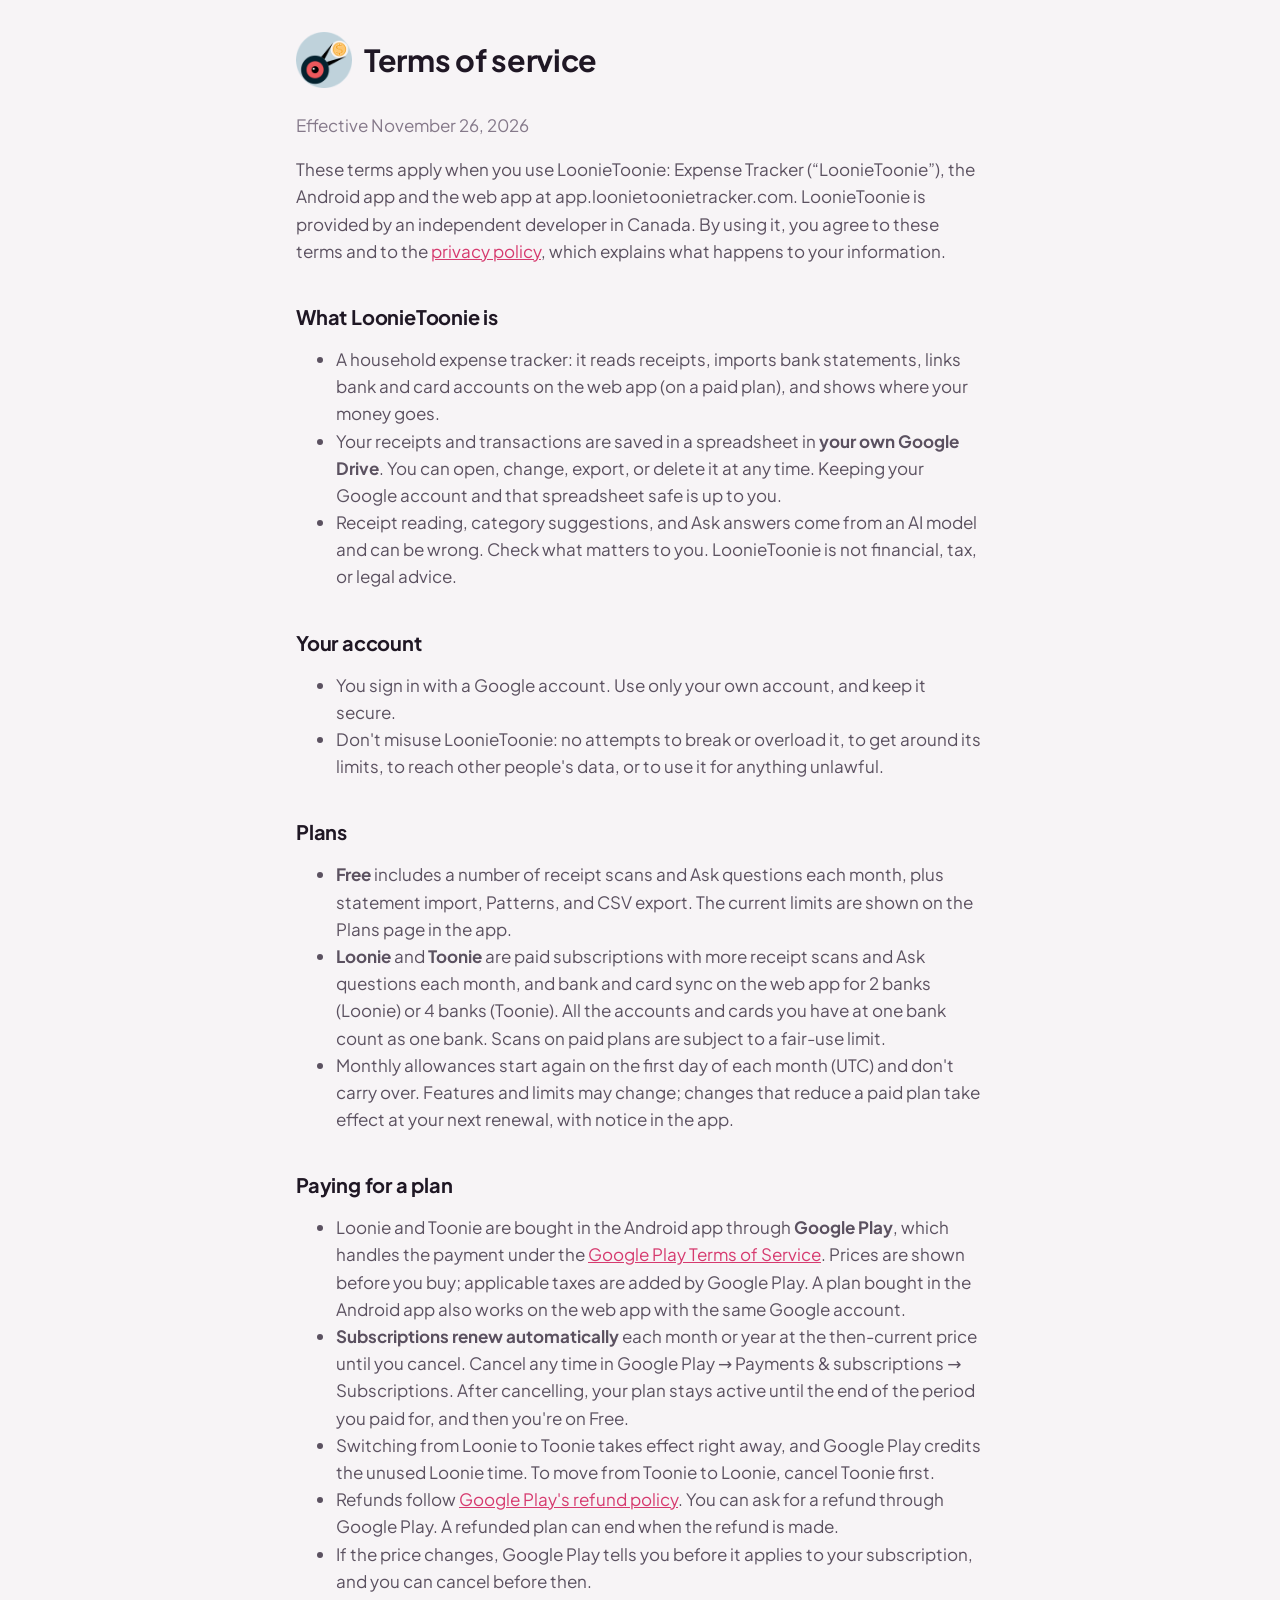
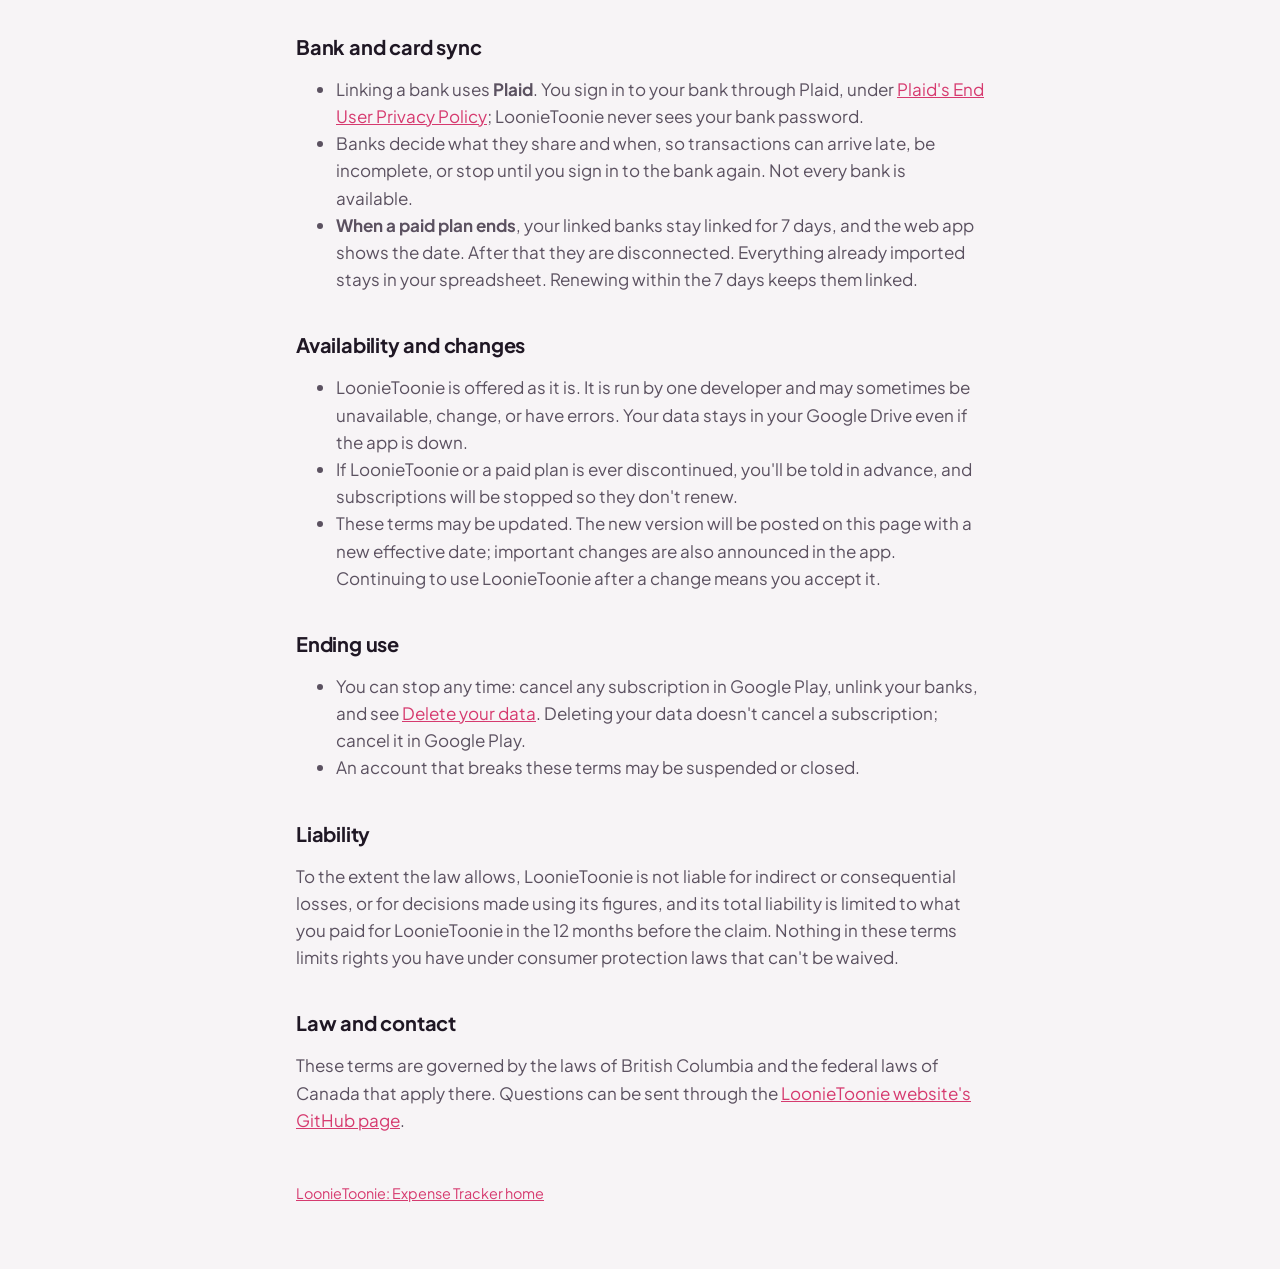
<file: terms.html>
<!doctype html>
<html lang="en">
  <head>
    <meta charset="utf-8" />
    <meta name="viewport" content="width=device-width, initial-scale=1" />
    <title>LoonieToonie: Expense Tracker Terms of Service</title>
    <meta name="description" content="The terms for using LoonieToonie: Expense Tracker, including the Loonie and Toonie subscriptions." />
    <link rel="icon" type="image/png" href="favicon.png" />
    <link rel="stylesheet" href="style.css" />
  </head>
  <body>
    <main>
      <header>
        <img class="logo" src="loon-badge.png" alt="" width="56" height="56" />
        <h1>Terms of service</h1>
      </header>
      <p class="muted">Effective November 26, 2026</p>

      <p>
        These terms apply when you use LoonieToonie: Expense Tracker (“LoonieToonie”), the Android app and the web app at
        app.loonietoonietracker.com. LoonieToonie is provided by an independent developer in Canada. By using it, you agree
        to these terms and to the <a href="privacy.html">privacy policy</a>, which explains what happens to your
        information.
      </p>

      <h2>What LoonieToonie is</h2>
      <ul>
        <li>
          A household expense tracker: it reads receipts, imports bank statements, links bank and card accounts on the web
          app (on a paid plan), and shows where your money goes.
        </li>
        <li>
          Your receipts and transactions are saved in a spreadsheet in <strong>your own Google Drive</strong>. You can open,
          change, export, or delete it at any time. Keeping your Google account and that spreadsheet safe is up to you.
        </li>
        <li>
          Receipt reading, category suggestions, and Ask answers come from an AI model and can be wrong. Check what matters
          to you. LoonieToonie is not financial, tax, or legal advice.
        </li>
      </ul>

      <h2>Your account</h2>
      <ul>
        <li>You sign in with a Google account. Use only your own account, and keep it secure.</li>
        <li>
          Don't misuse LoonieToonie: no attempts to break or overload it, to get around its limits, to reach other people's
          data, or to use it for anything unlawful.
        </li>
      </ul>

      <h2>Plans</h2>
      <ul>
        <li>
          <strong>Free</strong> includes a number of receipt scans and Ask questions each month, plus statement import,
          Patterns, and CSV export. The current limits are shown on the Plans page in the app.
        </li>
        <li>
          <strong>Loonie</strong> and <strong>Toonie</strong> are paid subscriptions with more receipt scans and Ask
          questions each month, and bank and card sync on the web app for 2 banks (Loonie) or 4 banks (Toonie). All the
          accounts and cards you have at one bank count as one bank. Scans on paid plans are subject to a fair-use limit.
        </li>
        <li>
          Monthly allowances start again on the first day of each month (UTC) and don't carry over. Features and limits may
          change; changes that reduce a paid plan take effect at your next renewal, with notice in the app.
        </li>
      </ul>

      <h2>Paying for a plan</h2>
      <ul>
        <li>
          Loonie and Toonie are bought in the Android app through <strong>Google Play</strong>, which handles the payment
          under the <a href="https://play.google.com/about/play-terms/">Google Play Terms of Service</a>. Prices are shown
          before you buy; applicable taxes are added by Google Play. A plan bought in the Android app also works on the web
          app with the same Google account.
        </li>
        <li>
          <strong>Subscriptions renew automatically</strong> each month or year at the then-current price until you
          cancel. Cancel any time in Google Play → Payments &amp; subscriptions → Subscriptions. After cancelling, your plan
          stays active until the end of the period you paid for, and then you're on Free.
        </li>
        <li>
          Switching from Loonie to Toonie takes effect right away, and Google Play credits the unused Loonie time. To move
          from Toonie to Loonie, cancel Toonie first.
        </li>
        <li>
          Refunds follow <a href="https://support.google.com/googleplay/answer/2479637">Google Play's refund policy</a>. You
          can ask for a refund through Google Play. A refunded plan can end when the refund is made.
        </li>
        <li>
          If the price changes, Google Play tells you before it applies to your subscription, and you can cancel before
          then.
        </li>
      </ul>

      <h2>Bank and card sync</h2>
      <ul>
        <li>
          Linking a bank uses <strong>Plaid</strong>. You sign in to your bank through Plaid, under
          <a href="https://plaid.com/legal/#end-user-privacy-policy">Plaid's End User Privacy Policy</a>; LoonieToonie never
          sees your bank password.
        </li>
        <li>
          Banks decide what they share and when, so transactions can arrive late, be incomplete, or stop until you sign in
          to the bank again. Not every bank is available.
        </li>
        <li>
          <strong>When a paid plan ends</strong>, your linked banks stay linked for 7 days, and the web app shows the date.
          After that they are disconnected. Everything already imported stays in your spreadsheet. Renewing within the 7
          days keeps them linked.
        </li>
      </ul>

      <h2>Availability and changes</h2>
      <ul>
        <li>
          LoonieToonie is offered as it is. It is run by one developer and may sometimes be unavailable, change, or have
          errors. Your data stays in your Google Drive even if the app is down.
        </li>
        <li>
          If LoonieToonie or a paid plan is ever discontinued, you'll be told in advance, and subscriptions will be stopped
          so they don't renew.
        </li>
        <li>
          These terms may be updated. The new version will be posted on this page with a new effective date; important
          changes are also announced in the app. Continuing to use LoonieToonie after a change means you accept it.
        </li>
      </ul>

      <h2>Ending use</h2>
      <ul>
        <li>
          You can stop any time: cancel any subscription in Google Play, unlink your banks, and see
          <a href="delete.html">Delete your data</a>. Deleting your data doesn't cancel a subscription; cancel it in Google
          Play.
        </li>
        <li>An account that breaks these terms may be suspended or closed.</li>
      </ul>

      <h2>Liability</h2>
      <p>
        To the extent the law allows, LoonieToonie is not liable for indirect or consequential losses, or for decisions
        made using its figures, and its total liability is limited to what you paid for LoonieToonie in the 12 months
        before the claim. Nothing in these terms limits rights you have under consumer protection laws that can't be
        waived.
      </p>

      <h2>Law and contact</h2>
      <p>
        These terms are governed by the laws of British Columbia and the federal laws of Canada that apply there. Questions
        can be sent through the
        <a href="https://github.com/tomishing/loonietoonie-site/issues">LoonieToonie website's GitHub page</a>.
      </p>

      <footer><a href="index.html">LoonieToonie: Expense Tracker home</a></footer>
    </main>
  </body>
</html>
</file>
<file: style.css>
@font-face {
  font-family: 'Plus Jakarta Sans';
  font-style: normal;
  font-display: swap;
  font-weight: 200 800;
  src: url('fonts/plus-jakarta-sans-latin-wght-normal.woff2') format('woff2-variations');
}

:root {
  --text: #5b5160;
  --text-h: #1f1724;
  --muted: #85798a;
  --bg: #f7f4f6;
  --bg-alt: #fff;
  --surface: #fff;
  --border: #ece4e9;
  --accent: #d63a6f;
  --accent-soft: #ffe8f0;
  --shadow: 0 1px 2px rgba(31, 23, 36, 0.04), 0 8px 24px rgba(31, 23, 36, 0.06);
  --hero: linear-gradient(140deg, #2b1830 0%, #64224d 58%, #c93a6c 100%);
}

@media (prefers-color-scheme: dark) {
  :root {
    --text: #ddd4e0;
    --text-h: #fbf7fc;
    --muted: #a99fae;
    --bg: #18131b;
    --bg-alt: #1e1822;
    --surface: #251d29;
    --border: #3a3040;
    --accent: #ff8fb4;
    --accent-soft: #3d2231;
    --shadow: 0 8px 24px rgba(0, 0, 0, 0.3);
  }
}

* {
  box-sizing: border-box;
}

body {
  margin: 0;
  background: var(--bg);
  color: var(--text);
  font: 17px/1.6 'Plus Jakarta Sans', system-ui, -apple-system, 'Segoe UI', Roboto, sans-serif;
  -webkit-font-smoothing: antialiased;
}

/* Text pages (privacy, delete) */

main {
  max-width: 720px;
  margin: 0 auto;
  padding: 32px 16px 64px;
}

header {
  display: flex;
  align-items: center;
  gap: 12px;
  margin-bottom: 24px;
}

.logo {
  flex: none;
}

h1,
h2,
h3 {
  color: var(--text-h);
  line-height: 1.2;
  letter-spacing: -0.01em;
}

h1 {
  margin: 0;
  font-size: 1.9rem;
}

h2 {
  margin: 2em 0 0.5em;
  font-size: 1.25rem;
}

a {
  color: var(--accent);
}

.card {
  padding: 4px 20px;
  border: 1px solid var(--border);
  border-radius: 16px;
  background: var(--surface);
}

.muted {
  color: var(--muted);
}

table {
  width: 100%;
  border-collapse: collapse;
  font-size: 0.95rem;
}

th,
td {
  padding: 8px 6px;
  border-bottom: 1px solid var(--border);
  text-align: left;
  vertical-align: top;
}

footer {
  margin-top: 48px;
  color: var(--muted);
  font-size: 0.9rem;
}

/* Home page */

.home {
  overflow-x: clip;
}

.wrap {
  max-width: 1080px;
  margin: 0 auto;
  padding: 0 20px;
}

.topbar {
  position: sticky;
  top: 0;
  z-index: 10;
  border-bottom: 1px solid var(--border);
  background: color-mix(in srgb, var(--bg) 85%, transparent);
  backdrop-filter: blur(12px);
}

.topbar-inner {
  display: flex;
  align-items: center;
  justify-content: space-between;
  gap: 12px;
  height: 64px;
}

.brand {
  display: flex;
  align-items: center;
  gap: 10px;
  color: var(--text-h);
  font-weight: 800;
  font-size: 1.15rem;
  text-decoration: none;
}

.topbar-links {
  display: flex;
  align-items: center;
  gap: 20px;
  font-size: 0.95rem;
  font-weight: 600;
}

.topbar-links a {
  color: var(--text);
  text-decoration: none;
}

.topbar-links a.pill {
  padding: 8px 16px;
  border-radius: 999px;
  background: var(--accent-soft);
  color: var(--accent);
}

.hero,
.cta {
  position: relative;
  overflow: hidden;
  background: var(--hero);
  color: #f3e6ee;
}

.hero-glow {
  position: absolute;
  inset: 0;
  background:
    radial-gradient(ellipse 50% 70% at 80% 30%, rgba(255, 122, 162, 0.4), transparent 70%),
    radial-gradient(ellipse 40% 60% at 15% 90%, rgba(167, 139, 250, 0.22), transparent 70%);
  pointer-events: none;
}

.hero-grid {
  position: relative;
  display: grid;
  grid-template-columns: 1.15fr 0.85fr;
  align-items: center;
  gap: 48px;
  padding-top: 72px;
  padding-bottom: 72px;
}

.eyebrow {
  margin: 0 0 16px;
  color: #ffb3cb;
  font-size: 0.9rem;
  font-weight: 700;
  letter-spacing: 0.04em;
  text-transform: uppercase;
}

.hero h1 {
  margin: 0;
  color: #fff;
  font-size: clamp(2.2rem, 5vw, 3.4rem);
  font-weight: 800;
  line-height: 1.08;
  letter-spacing: -0.03em;
}

.hero-lead {
  max-width: 34em;
  margin: 20px 0 0;
  font-size: 1.15rem;
}

.actions {
  display: flex;
  flex-wrap: wrap;
  gap: 12px;
  margin-top: 32px;
}

.btn {
  display: inline-flex;
  align-items: center;
  gap: 10px;
  padding: 14px 24px;
  border-radius: 999px;
  font-weight: 700;
  text-decoration: none;
  transition: transform 0.15s ease;
}

.btn:hover {
  transform: translateY(-2px);
}

.btn svg {
  width: 20px;
  height: 20px;
}

/* Google's badge PNG includes its own clear space (41 of 250 px on each
   side); the negative margin lines the visible badge up with the buttons. */
.play-badge {
  display: inline-block;
  margin: -14px;
  line-height: 0;
  transition: transform 0.15s ease;
}

.play-badge:hover {
  transform: translateY(-2px);
}

.play-badge img {
  width: auto;
  height: 86px;
}

.btn-light {
  background: #fff;
  color: #64224d;
  box-shadow: 0 8px 24px rgba(0, 0, 0, 0.2);
}

.btn-ghost {
  border: 2px solid rgba(255, 255, 255, 0.5);
  color: #fff;
}

.hero-points {
  display: flex;
  flex-wrap: wrap;
  gap: 8px 20px;
  margin: 28px 0 0;
  padding: 0;
  list-style: none;
  font-size: 0.9rem;
}

.hero-points li::before {
  content: '✓ ';
  color: #ffb3cb;
  font-weight: 800;
}

.hero-phone {
  display: flex;
  justify-content: center;
}

.hero-phone .phone {
  transform: rotate(3deg);
}

.phone {
  width: 280px;
  max-width: 100%;
  padding: 10px;
  border-radius: 40px;
  background: #1f1724;
  box-shadow:
    0 30px 60px rgba(31, 23, 36, 0.35),
    0 0 0 1px rgba(255, 255, 255, 0.08) inset;
}

.phone img {
  display: block;
  width: 100%;
  height: auto;
  border-radius: 30px;
}

.section {
  padding: 88px 0;
}

.section.alt {
  background: var(--bg-alt);
}

.kicker {
  margin: 0 0 8px;
  color: var(--accent);
  font-size: 0.85rem;
  font-weight: 800;
  letter-spacing: 0.06em;
  text-transform: uppercase;
}

.section h2 {
  margin: 0 0 16px;
  font-size: clamp(1.7rem, 3.5vw, 2.4rem);
  font-weight: 800;
  letter-spacing: -0.02em;
}

.section-lead {
  max-width: 40em;
  margin: 0;
  font-size: 1.1rem;
}

.flow {
  display: grid;
  grid-template-columns: 1fr 48px 1fr 48px 1fr;
  align-items: center;
  margin-top: 48px;
}

.flow-node {
  height: 100%;
  padding: 28px 24px;
  border: 1px solid var(--border);
  border-radius: 24px;
  background: var(--surface);
  box-shadow: var(--shadow);
  text-align: center;
}

.flow-center {
  border-color: var(--accent);
  box-shadow: 0 0 0 4px var(--accent-soft), var(--shadow);
}

.flow-icon {
  display: inline-grid;
  place-items: center;
  width: 56px;
  height: 56px;
  border-radius: 18px;
  background: var(--accent-soft);
  color: var(--accent);
}

.flow-icon svg {
  width: 28px;
  height: 28px;
}

.flow-node h3 {
  margin: 16px 0 8px;
  font-size: 1.15rem;
}

.flow-node p {
  margin: 0;
  font-size: 0.95rem;
}

.flow-link span {
  display: block;
  position: relative;
  height: 2px;
  margin: 0 6px;
  background: var(--accent);
}

.flow-link span::before,
.flow-link span::after {
  content: '';
  position: absolute;
  top: -4px;
  border: 5px solid transparent;
}

.flow-link span::before {
  left: -4px;
  border-right-color: var(--accent);
  border-left: 0;
}

.flow-link span::after {
  right: -4px;
  border-left-color: var(--accent);
  border-right: 0;
}

.feature {
  display: grid;
  grid-template-columns: 1fr 1fr;
  align-items: center;
  gap: 64px;
}

.feature.reverse .feature-text {
  order: 2;
}

.feature-text p {
  font-size: 1.05rem;
}

.feature-media {
  display: flex;
  justify-content: center;
}

.feature-media.pair {
  position: relative;
  min-height: 560px;
}

.pair .phone {
  position: absolute;
  width: 250px;
}

.pair .back {
  top: 0;
  left: 8%;
  transform: rotate(-5deg);
  opacity: 0.92;
}

.pair .front {
  top: 40px;
  right: 8%;
  transform: rotate(4deg);
}

.checks {
  margin: 20px 0 0;
  padding: 0;
  list-style: none;
}

.checks li {
  position: relative;
  margin-bottom: 12px;
  padding-left: 34px;
}

.checks li::before {
  content: '✓';
  position: absolute;
  left: 0;
  top: 1px;
  display: grid;
  place-items: center;
  width: 22px;
  height: 22px;
  border-radius: 50%;
  background: var(--accent-soft);
  color: var(--accent);
  font-size: 0.8rem;
  font-weight: 800;
}

.bubbles {
  display: flex;
  flex-direction: column;
  align-items: flex-start;
  gap: 10px;
  margin-top: 24px;
}

.bubbles span {
  padding: 10px 18px;
  border-radius: 20px 20px 20px 6px;
  background: var(--accent);
  color: #fff;
  font-weight: 600;
  font-size: 0.95rem;
}

.bubbles span:nth-child(even) {
  margin-left: 24px;
}

@media (prefers-color-scheme: dark) {
  .bubbles span {
    background: #c93a6c;
  }
}

.tiles {
  display: grid;
  grid-template-columns: repeat(4, 1fr);
  gap: 20px;
  margin-top: 40px;
}

.tile {
  padding: 24px;
  border: 1px solid var(--border);
  border-radius: 24px;
  background: var(--surface);
  box-shadow: var(--shadow);
}

.tile svg {
  width: 32px;
  height: 32px;
  color: var(--accent);
}

.tile h3 {
  margin: 12px 0 6px;
  font-size: 1.05rem;
}

.tile p {
  margin: 0;
  font-size: 0.95rem;
}

.tiles.canada {
  grid-template-columns: repeat(3, 1fr);
}

.tile-mark {
  display: inline-grid;
  place-items: center;
  min-width: 44px;
  height: 44px;
  padding: 0 8px;
  border-radius: 14px;
  background: var(--accent-soft);
  color: var(--accent);
  font-size: 1.15rem;
  font-weight: 800;
}

.soon {
  display: flex;
  align-items: flex-start;
  gap: 14px;
  margin-top: 28px;
  padding: 18px 20px;
  border: 1px dashed var(--accent);
  border-radius: 20px;
  background: var(--accent-soft);
}

.soon p {
  margin: 0;
  font-size: 0.98rem;
}

.soon strong {
  color: var(--text-h);
}

.soon-tag {
  flex: none;
  padding: 3px 10px;
  border-radius: 999px;
  background: var(--accent);
  color: #fff;
  font-size: 0.75rem;
  font-weight: 800;
  letter-spacing: 0.04em;
  text-transform: uppercase;
  white-space: nowrap;
}

.note {
  margin: 32px 0 0;
  color: var(--muted);
  font-size: 0.9rem;
}

.cta-inner {
  position: relative;
  display: flex;
  flex-direction: column;
  align-items: center;
  padding-top: 80px;
  padding-bottom: 80px;
  text-align: center;
}

.cta-inner > img {
  border-radius: 50%;
  box-shadow: 0 8px 24px rgba(0, 0, 0, 0.25);
}

.cta h2 {
  margin: 20px 0 0;
  color: #fff;
  font-size: clamp(1.7rem, 3.5vw, 2.4rem);
  font-weight: 800;
  letter-spacing: -0.02em;
}

.cta-plan {
  max-width: 36em;
  margin: 16px 0 0;
  font-size: 1.05rem;
}

.cta-plan strong {
  color: #fff;
}

.cta .actions {
  justify-content: center;
}

.site-footer {
  margin: 0;
  padding: 32px 0 48px;
  text-align: center;
}

.site-footer p {
  margin: 4px 0;
}

@media (max-width: 860px) {
  .hero-grid,
  .feature {
    grid-template-columns: 1fr;
    gap: 48px;
  }

  .hero-grid {
    padding-top: 48px;
    padding-bottom: 56px;
  }

  .feature.reverse .feature-text {
    order: 0;
  }

  .flow {
    grid-template-columns: 1fr;
    gap: 0;
  }

  .flow-link {
    display: flex;
    justify-content: center;
    height: 40px;
  }

  .flow-link span {
    width: 2px;
    height: 100%;
    margin: 6px 0;
  }

  .flow-link span::before {
    left: -4px;
    top: -4px;
    border: 5px solid transparent;
    border-bottom-color: var(--accent);
    border-top: 0;
  }

  .flow-link span::after {
    left: -4px;
    right: auto;
    top: auto;
    bottom: -4px;
    border: 5px solid transparent;
    border-top-color: var(--accent);
    border-bottom: 0;
  }

  .tiles,
  .tiles.canada {
    grid-template-columns: 1fr 1fr;
  }

  .section {
    padding: 64px 0;
  }
}

@media (max-width: 560px) {
  .topbar-links a:not(.pill) {
    display: none;
  }

  .wrap {
    padding-right: 16px;
    padding-left: 16px;
  }

  .tiles,
  .tiles.canada {
    grid-template-columns: 1fr;
  }

  .soon {
    flex-direction: column;
  }

  .feature-media.pair {
    min-height: 480px;
  }

  .pair .phone {
    width: 200px;
  }

  .pair .back {
    left: 0;
  }

  .pair .front {
    right: 0;
  }

  .btn {
    justify-content: center;
    width: 100%;
  }

  .actions {
    justify-content: center;
  }
}
</file>
